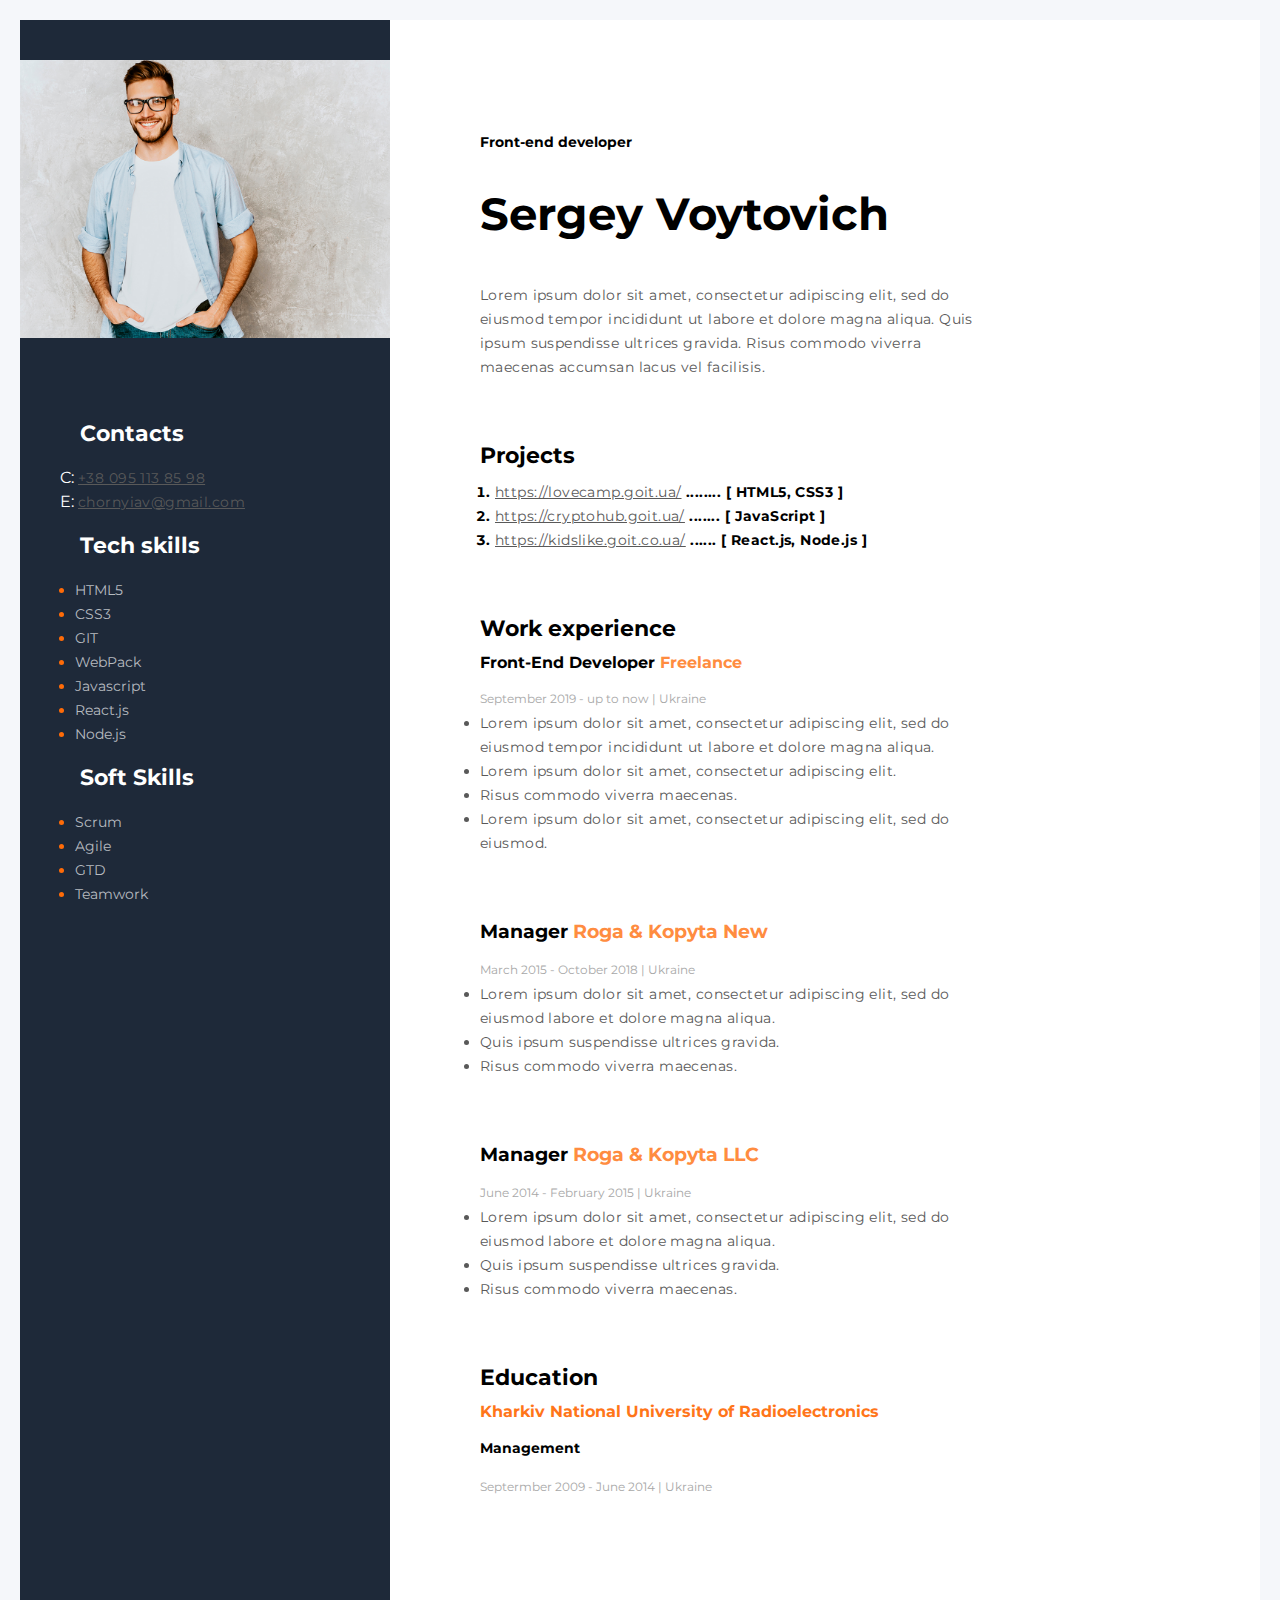
<file: GoIT/index.html>
<!DOCTYPE html>
<html lang="en">
<head>
    <meta charset="UTF-8">
    <meta name="viewport" content="width=device-width, initial-scale=1.0">
    <title>Document</title>
    <link rel="stylesheet" href="css/style.css">
    <link href="https://fonts.googleapis.com/css2?family=Montserrat:wght@400;700&display=swap" rel="stylesheet">
</head>
<body>
    <!--main container-->
    <div class="main-container">
            <aside class="aside-container">
                <img class="photo" src="./photo.jpg" alt="My photo">

                <!--contact container-->
                <div class="contact-container">
                    <h3 class="aside-name">Contacts</h3>
                    <div >C: 
                        <a class="text-type" href="+38 095 113 85 98">+38 095 113 85 98</a>
                    </div>
                    <div>
                        E:  <a class="text-type" href="chornyiav@gmail.com">chornyiav@gmail.com</a>
                    </div>
                </div>
                <!--Tech skills container-->
                <div class="tech-container">
                    <h3 class="aside-name">Tech skills</h3>
                    <ul>
                        <li class="tech-text-type">
                            <span class="tech-skills-text">HTML5</span>
                        </li>
                        <li class="tech-text-type">
                            <span class="tech-skills-text">CSS3</span>
                            </li>
                        <li class="tech-text-type">
                            <span class="tech-skills-text">GIT</span>
                            </li>
                        <li class="tech-text-type">
                            <span class="tech-skills-text">WebPack</span>
                            </li>
                        <li class="tech-text-type">
                            <span class="tech-skills-text">Javascript</span>
                            </li>
                        <li class="tech-text-type">
                            <span class="tech-skills-text">React.js</span>
                            </li>
                        <li class="tech-text-type">
                            <span class="tech-skills-text">Node.js</span>
                            </li>
                    </ul>
                </div>
                <!--Soft skills-->
                <div class="tech-container">
                    <h3 class="aside-name">Soft Skills</h3>
                    <ul >
                        <li class="tech-text-type">
                            <span class="tech-skills-text"> Scrum</span>
                        </li>
                        <li class="tech-text-type">
                            <span class="tech-skills-text">Agile</span>
                        </li>
                        <li class="tech-text-type">
                            <span class="tech-skills-text"> GTD</span>
                        </li>
                        <li class="tech-text-type"> 
                            <span class="tech-skills-text"> Teamwork</span>
                        </li>
                    </ul>
                </div>
            </aside>
        <!--about me container-->
        <div class="container">

            <h2 class="text-decoration">Front-end developer</h2>

            <h1 class="named-decoration">Sergey Voytovich</h1>

            <p class="text-type">Lorem ipsum dolor sit amet, consectetur adipiscing elit, sed do eiusmod tempor incididunt ut labore et dolore magna aliqua. Quis ipsum suspendisse ultrices gravida. Risus commodo viverra maecenas accumsan lacus vel facilisis. </p>
            <!--projects container-->
            <div>
                <h3 class="project-decoration">Projects</h3>
                <ol class="text-type">
                    <li class="num-decoration">
                        <a class="text-type" href="https://lovecamp.goit.ua/">https://lovecamp.goit.ua/</a>
                        <span>........</span>
                        <span>[ HTML5, CSS3 ]</span>
                    </li>
                    <li class="num-decoration"> 
                        <a class="text-type" href="https://cryptohub.goit.ua/">https://cryptohub.goit.ua/</a>
                        <span>.......</span>
                        <span>[ JavaScript ]</span>                        
                    </li>   
                    <li class="num-decoration">    
                        <a class="text-type" href="https://kidslike.goit.co.ua/">https://kidslike.goit.co.ua/</a>
                        <span>......</span>
                        <span>[ React.js, Node.js ]</span>  
                    </li>
                </ol>
            </div>
            <!--Work experience-->
            <div>
                <h3 class="project-decoration">Work experience</h3>
                <h4 class="work-decoration">Front-End Developer 
                    <span class="work-text-type">Freelance</span> 
                </h4>
                <span class="date-decoration">September 2019 - up to now | Ukraine</span>
                <ul class="text-type">
                    <li>
                        Lorem ipsum dolor sit amet, consectetur adipiscing elit, sed do eiusmod tempor incididunt ut labore et dolore magna aliqua.                     </li>
                    <li>
                        Lorem ipsum dolor sit amet, consectetur adipiscing elit.</li>
                    <li>
                        Risus commodo viverra maecenas. </li>
                    <li>
                        Lorem ipsum dolor sit amet, consectetur adipiscing elit, sed do eiusmod.</li>
                </ul>
            </div>
            <!--Manager New-->
            <div>
                <h3 class="work-decoration">Manager 
                    <span class="work-text-type">Roga & Kopyta New</span>
                </h3>
                <span class="date-decoration">March 2015 - October 2018 | Ukraine</span>
                <ul class="text-type">
                    <li>
                        Lorem ipsum dolor sit amet, consectetur adipiscing elit, sed do eiusmod labore et dolore magna aliqua.                     </li>
                    <li>
                        Quis ipsum suspendisse ultrices gravida.</li>
                    <li>
                        Risus commodo viverra maecenas. </li>
                </ul>
            </div>
            <!--Manager LLC-->
            <div>
                <h3 class="work-decoration">Manager 
                    <span class="work-text-type">Roga & Kopyta LLC</span> 
                </h3>
                <span class="date-decoration">June 2014 - February 2015 | Ukraine</span>
                <ul class="text-type">
                    <li>
                        Lorem ipsum dolor sit amet, consectetur adipiscing elit, sed do eiusmod labore et dolore magna aliqua.                     </li>
                    <li>
                        Quis ipsum suspendisse ultrices gravida.
                    </li>
                    <li>
                        Risus commodo viverra maecenas. 
                    </li>
                </ul>
            </div>
            <!--Education-->
            <div class="">
                <h3 class="project-decoration">Education</h3>
                <h4 class="education-type">Kharkiv National University of Radioelectronics</h4>
                <h5 class="text-decoration">Management</h5>
                <span class="date-decoration">Septermber 2009 - June 2014 | Ukraine</span>
            </div>
        </div>

    </div>
</body>
</html>
</file>
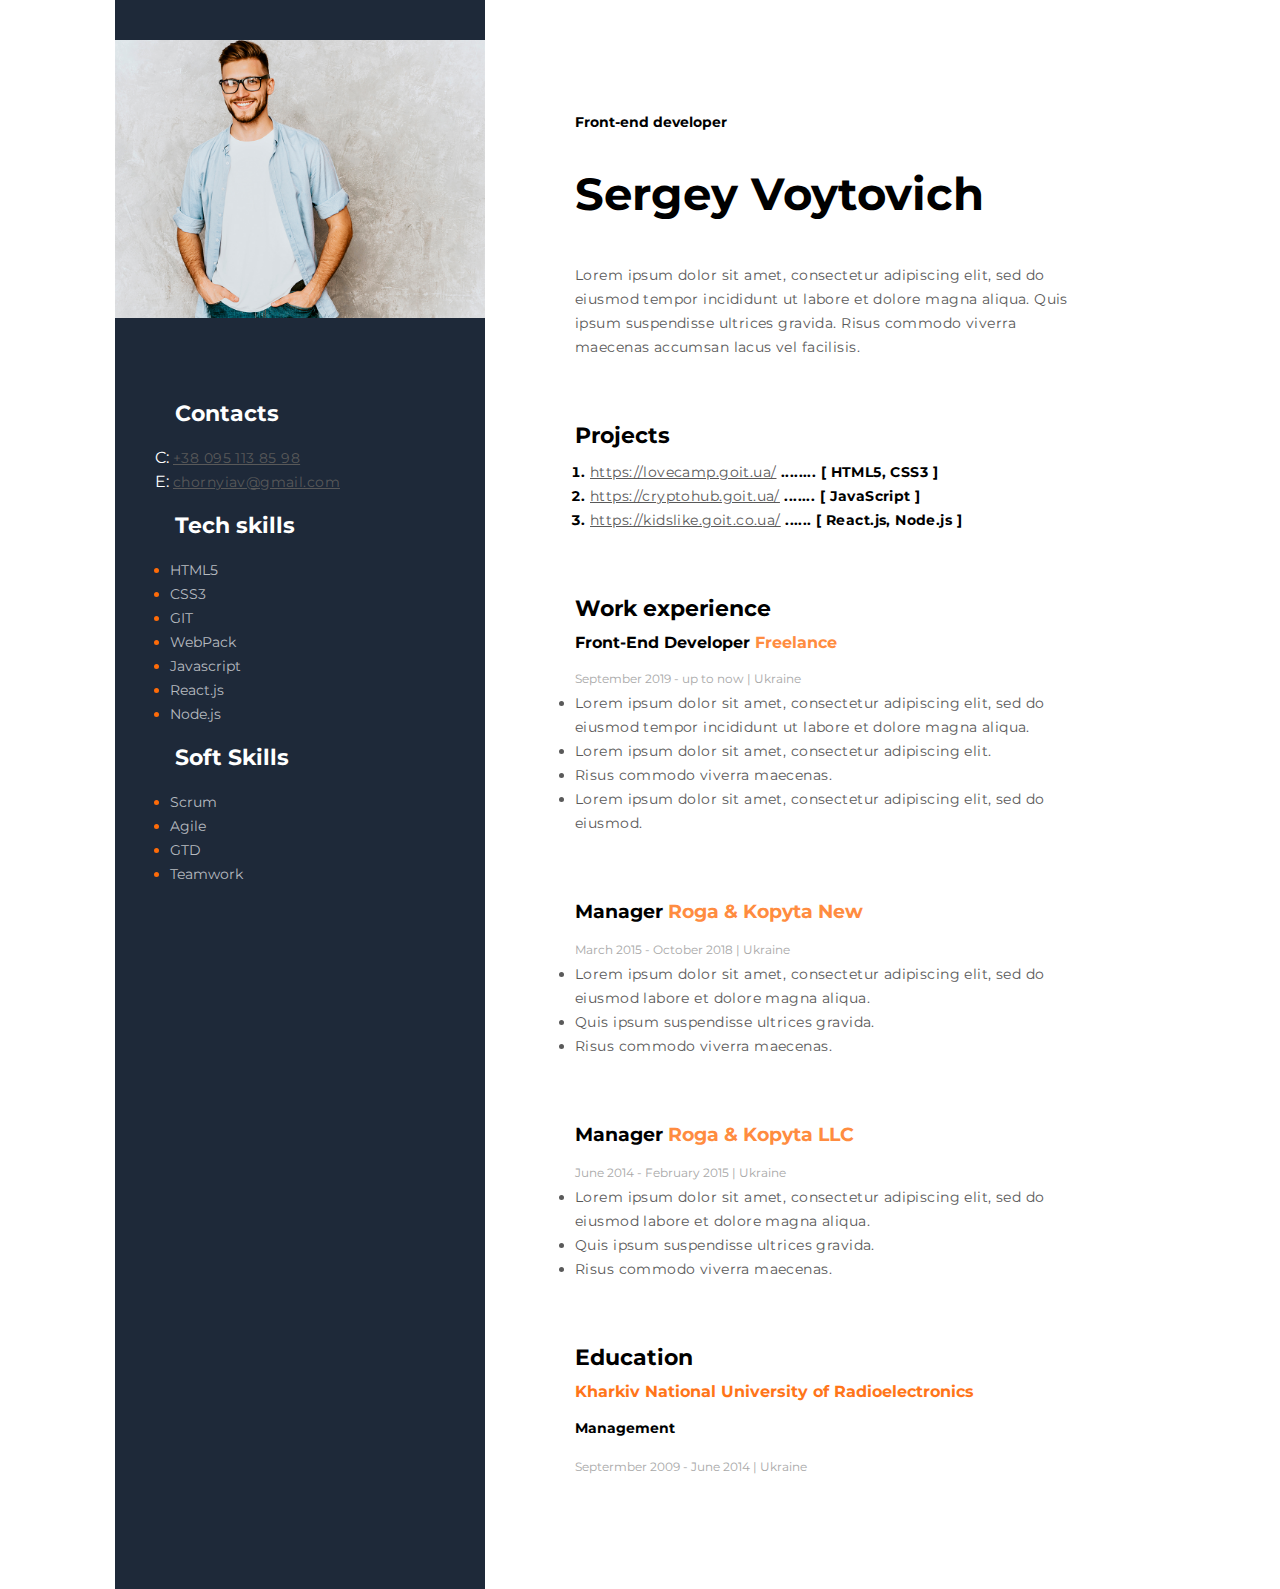
<file: GoIT/GoIT/index.html>
<!DOCTYPE html>
<html lang="en">
<head>
    <meta charset="UTF-8">
    <meta name="viewport" content="width=device-width, initial-scale=1.0">
    <title>Document</title>
    
    <link rel="stylesheet" href="css/style.css">
    <link rel="stylesheet" href="css/media.css">
    <link href="https://fonts.googleapis.com/css2?family=Montserrat:wght@400;700&display=swap" rel="stylesheet">
</head>
<body>
    <!--main container-->
    <div class="main-container">
            <aside class="aside-container">
                <img class="photo" src="./photo.jpg" alt="My photo">

                <!--contact container-->
                <div class="contact-container">
                    <h3 class="aside-name">Contacts</h3>
                    <div >C: 
                        <a class="text-type" href="+38 095 113 85 98">+38 095 113 85 98</a>
                    </div>
                    <div>
                        E:  <a class="text-type" href="chornyiav@gmail.com">chornyiav@gmail.com</a>
                    </div>
                </div>
                <!--Tech skills container-->
                <div class="tech-container">
                    <h3 class="aside-name">Tech skills</h3>
                    <ul>
                        <li class="tech-text-type">
                            <span class="tech-skills-text">HTML5</span>
                        </li>
                        <li class="tech-text-type">
                            <span class="tech-skills-text">CSS3</span>
                            </li>
                        <li class="tech-text-type">
                            <span class="tech-skills-text">GIT</span>
                            </li>
                        <li class="tech-text-type">
                            <span class="tech-skills-text">WebPack</span>
                            </li>
                        <li class="tech-text-type">
                            <span class="tech-skills-text">Javascript</span>
                            </li>
                        <li class="tech-text-type">
                            <span class="tech-skills-text">React.js</span>
                            </li>
                        <li class="tech-text-type">
                            <span class="tech-skills-text">Node.js</span>
                            </li>
                    </ul>
                </div>
                <!--Soft skills-->
                <div class="tech-container">
                    <h3 class="aside-name">Soft Skills</h3>
                    <ul >
                        <li class="tech-text-type">
                            <span class="tech-skills-text"> Scrum</span>
                        </li>
                        <li class="tech-text-type">
                            <span class="tech-skills-text">Agile</span>
                        </li>
                        <li class="tech-text-type">
                            <span class="tech-skills-text"> GTD</span>
                        </li>
                        <li class="tech-text-type"> 
                            <span class="tech-skills-text"> Teamwork</span>
                        </li>
                    </ul>
                </div>
            </aside>
        <!--about me container-->
        <div class="container">

            <h2 class="text-decoration">Front-end developer</h2>

            <h1 class="named-decoration">Sergey Voytovich</h1>

            <p class="text-type">Lorem ipsum dolor sit amet, consectetur adipiscing elit, sed do eiusmod tempor incididunt ut labore et dolore magna aliqua. Quis ipsum suspendisse ultrices gravida. Risus commodo viverra maecenas accumsan lacus vel facilisis. </p>
            <!--projects container-->
            <div>
                <h3 class="project-decoration">Projects</h3>
                <ol class="text-type">
                    <li class="num-decoration">
                        <a class="text-type" href="https://lovecamp.goit.ua/">https://lovecamp.goit.ua/</a>
                        <span>........</span>
                        <span>[ HTML5, CSS3 ]</span>
                    </li>
                    <li class="num-decoration"> 
                        <a class="text-type" href="https://cryptohub.goit.ua/">https://cryptohub.goit.ua/</a>
                        <span>.......</span>
                        <span>[ JavaScript ]</span>                        
                    </li>   
                    <li class="num-decoration">    
                        <a class="text-type" href="https://kidslike.goit.co.ua/">https://kidslike.goit.co.ua/</a>
                        <span>......</span>
                        <span>[ React.js, Node.js ]</span>  
                    </li>
                </ol>
            </div>
            <!--Work experience-->
            <div>
                <h3 class="project-decoration">Work experience</h3>
                <h4 class="work-decoration">Front-End Developer 
                    <span class="work-text-type">Freelance</span> 
                </h4>
                <span class="date-decoration">September 2019 - up to now | Ukraine</span>
                <ul class="text-type">
                    <li>
                        Lorem ipsum dolor sit amet, consectetur adipiscing elit, sed do eiusmod tempor incididunt ut labore et dolore magna aliqua.                     </li>
                    <li>
                        Lorem ipsum dolor sit amet, consectetur adipiscing elit.</li>
                    <li>
                        Risus commodo viverra maecenas. </li>
                    <li>
                        Lorem ipsum dolor sit amet, consectetur adipiscing elit, sed do eiusmod.</li>
                </ul>
            </div>
            <!--Manager New-->
            <div>
                <h3 class="work-decoration">Manager 
                    <span class="work-text-type">Roga & Kopyta New</span>
                </h3>
                <span class="date-decoration">March 2015 - October 2018 | Ukraine</span>
                <ul class="text-type">
                    <li>
                        Lorem ipsum dolor sit amet, consectetur adipiscing elit, sed do eiusmod labore et dolore magna aliqua.                     </li>
                    <li>
                        Quis ipsum suspendisse ultrices gravida.</li>
                    <li>
                        Risus commodo viverra maecenas. </li>
                </ul>
            </div>
            <!--Manager LLC-->
            <div>
                <h3 class="work-decoration">Manager 
                    <span class="work-text-type">Roga & Kopyta LLC</span> 
                </h3>
                <span class="date-decoration">June 2014 - February 2015 | Ukraine</span>
                <ul class="text-type">
                    <li>
                        Lorem ipsum dolor sit amet, consectetur adipiscing elit, sed do eiusmod labore et dolore magna aliqua.                     </li>
                    <li>
                        Quis ipsum suspendisse ultrices gravida.
                    </li>
                    <li>
                        Risus commodo viverra maecenas. 
                    </li>
                </ul>
            </div>
            <!--Education-->
            <div class="">
                <h3 class="project-decoration">Education</h3>
                <h4 class="education-type">Kharkiv National University of Radioelectronics</h4>
                <h5 class="text-decoration">Management</h5>
                <span class="date-decoration">Septermber 2009 - June 2014 | Ukraine</span>
            </div>
        </div>

    </div>
</body>
</html>
</file>
<file: GoIT/css/style.css>
*{
    margin: 0;
    padding: 0;
    box-sizing: border-box;
}

body {
    font-family: 'Montserrat', sans-serif;
    background: #f5f7fa;
}

.main-container{
    display: flex;
    background: #fff;
    margin: 20px;
}

.aside-container{
    width: 370px;
    background-color: #1e2939;
    color: #fff;
    padding: 40px 0 0 0;
}

.contact-container{
    margin: 60px 40px 0;
}

.container{
    padding: 110px 90px 110px 90px;

}

.photo{
width: 370px;
}

.text-type{
width: 500px;;
color: #595959;
font-family: Montserrat;
font-size: 14px;
font-weight: 400;
line-height: 24px;
/* Text style for "Lorem ipsu" */
letter-spacing: 0.42px;
margin-bottom: 65px;;
}

.aside-name{
color: #ffffff;
font-size: 22px;
font-weight: 700;
line-height: 24px;
padding: 20px;
}

.tech-container{
    margin: 0px 40px 0;
}

.tech-text-type{
color: #ff6b08;
margin-left: 15px;
font-size: 14px;
font-weight: 400;
line-height: 24px;
}

.tech-skills-text{
color: #b7bbc0;
}

/*Container*/
.text-decoration{
font-size: 14px;
font-weight: 700;
line-height: 24px;
margin-bottom: 15px;
}

.named-decoration{
font-size: 45px;
font-weight: 700;
line-height: 89px;
margin-bottom: 25px;
}

.project-decoration{
font-size: 22px;
font-weight: 700;
line-height: 24px;
margin-bottom: 12px;
}

.num-decoration{
    color: #000000;
font-family: Montserrat;
font-size: 14px;
font-weight: 700;
line-height: 24px;
margin-left: 15px;
}

.work-decoration{
    margin-bottom: 15px;
}

.work-text-type{
    color: #ff8c40;
}

/*Education*/
.education-type{
    color: #ff7519;
    margin-bottom: 15px;
}

.date-decoration{
margin-bottom: 15px;
color: #a8a8a8;
font-size: 12px;
font-weight: 400;
line-height: 24px;
}
</file>
<file: GoIT/GoIT/css/style.css>
*{
    margin: 0;
    padding: 0;
    box-sizing: border-box;
}

body {
    font-family: 'Montserrat', sans-serif;
    background: #f5f7fa;
}

.main-container{
    display: flex;
    justify-content: center;
    background: #fff;

}

.aside-container{
    width: 370px;
    background-color: #1e2939;
    color: #fff;
    padding: 40px 0 0 0;
}

.contact-container{
    margin: 60px 40px 0;
}

.container{
    padding: 110px 90px 110px 90px;


}

.photo{
width: 370px;
}

.text-type{
width: 500px;;
color: #595959;
font-family: Montserrat;
font-size: 14px;
font-weight: 400;
line-height: 24px;
/* Text style for "Lorem ipsu" */
letter-spacing: 0.42px;
margin-bottom: 65px;;
}

.aside-name{
color: #ffffff;
font-size: 22px;
font-weight: 700;
line-height: 24px;
padding: 20px;
}

.tech-container{
    margin: 0px 40px 0;
}

.tech-text-type{
color: #ff6b08;
margin-left: 15px;
font-size: 14px;
font-weight: 400;
line-height: 24px;
}

.tech-skills-text{
color: #b7bbc0;
}

/*Container*/
.text-decoration{
font-size: 14px;
font-weight: 700;
line-height: 24px;
margin-bottom: 15px;
}

.named-decoration{
font-size: 45px;
font-weight: 700;
line-height: 89px;
margin-bottom: 25px;
}

.project-decoration{
font-size: 22px;
font-weight: 700;
line-height: 24px;
margin-bottom: 12px;
}

.num-decoration{
    color: #000000;
font-family: Montserrat;
font-size: 14px;
font-weight: 700;
line-height: 24px;
margin-left: 15px;
}

.work-decoration{
    margin-bottom: 15px;
}

.work-text-type{
    color: #ff8c40;
}

/*Education*/
.education-type{
    color: #ff7519;
    margin-bottom: 15px;
}

.date-decoration{
margin-bottom: 15px;
color: #a8a8a8;
font-size: 12px;
font-weight: 400;
line-height: 24px;
}
</file>
<file: GoIT/GoIT/css/media.css>
@media(max-width:1200px){
    .aside-container{
        display: inline-block;
        justify-content: center;
    }

    .main-container{
        display: flex;
    }
}


@media(max-width:1020px){
    .aside-container{
        display:none;
    }
}

@media(max-width:900px){
    .aside-container{
        display: none;
        justify-content: center;
    }
}

@media(max-width:500px){
    .main-container{
        display: inline-block;
        justify-content: center;
    }

    .container{
        padding: 10px 35px;
    }

    .text-type{
        width: 300px;
        font-weight: 200;
        font-size: 10px;
        margin-bottom: 35px;
    }

    .named-decoration{
        font-size: 25px;
        font-weight: 700;
        line-height: 50px;
    }

    .num-decoration{
        font-size: 10px;
    }

    .work-decoration{
        font-size: 15px;
    }
}

@media(max-width:350px){
    .main-container{
        width: 320px;
        justify-content: center;
    }

    .container{
        padding: 10px 35px;
    }

    .text-type{
        width: 250px;
        font-weight: 200;
        font-size: 10px;
        margin-bottom: 15px;
    }

    .named-decoration{
        font-size: 25px;
        font-weight: 700;
        line-height: 20px;
    }

    .num-decoration{
        font-size: 10px;
    }

    .work-decoration{
        font-size: 15px;
    }
}
</file>
